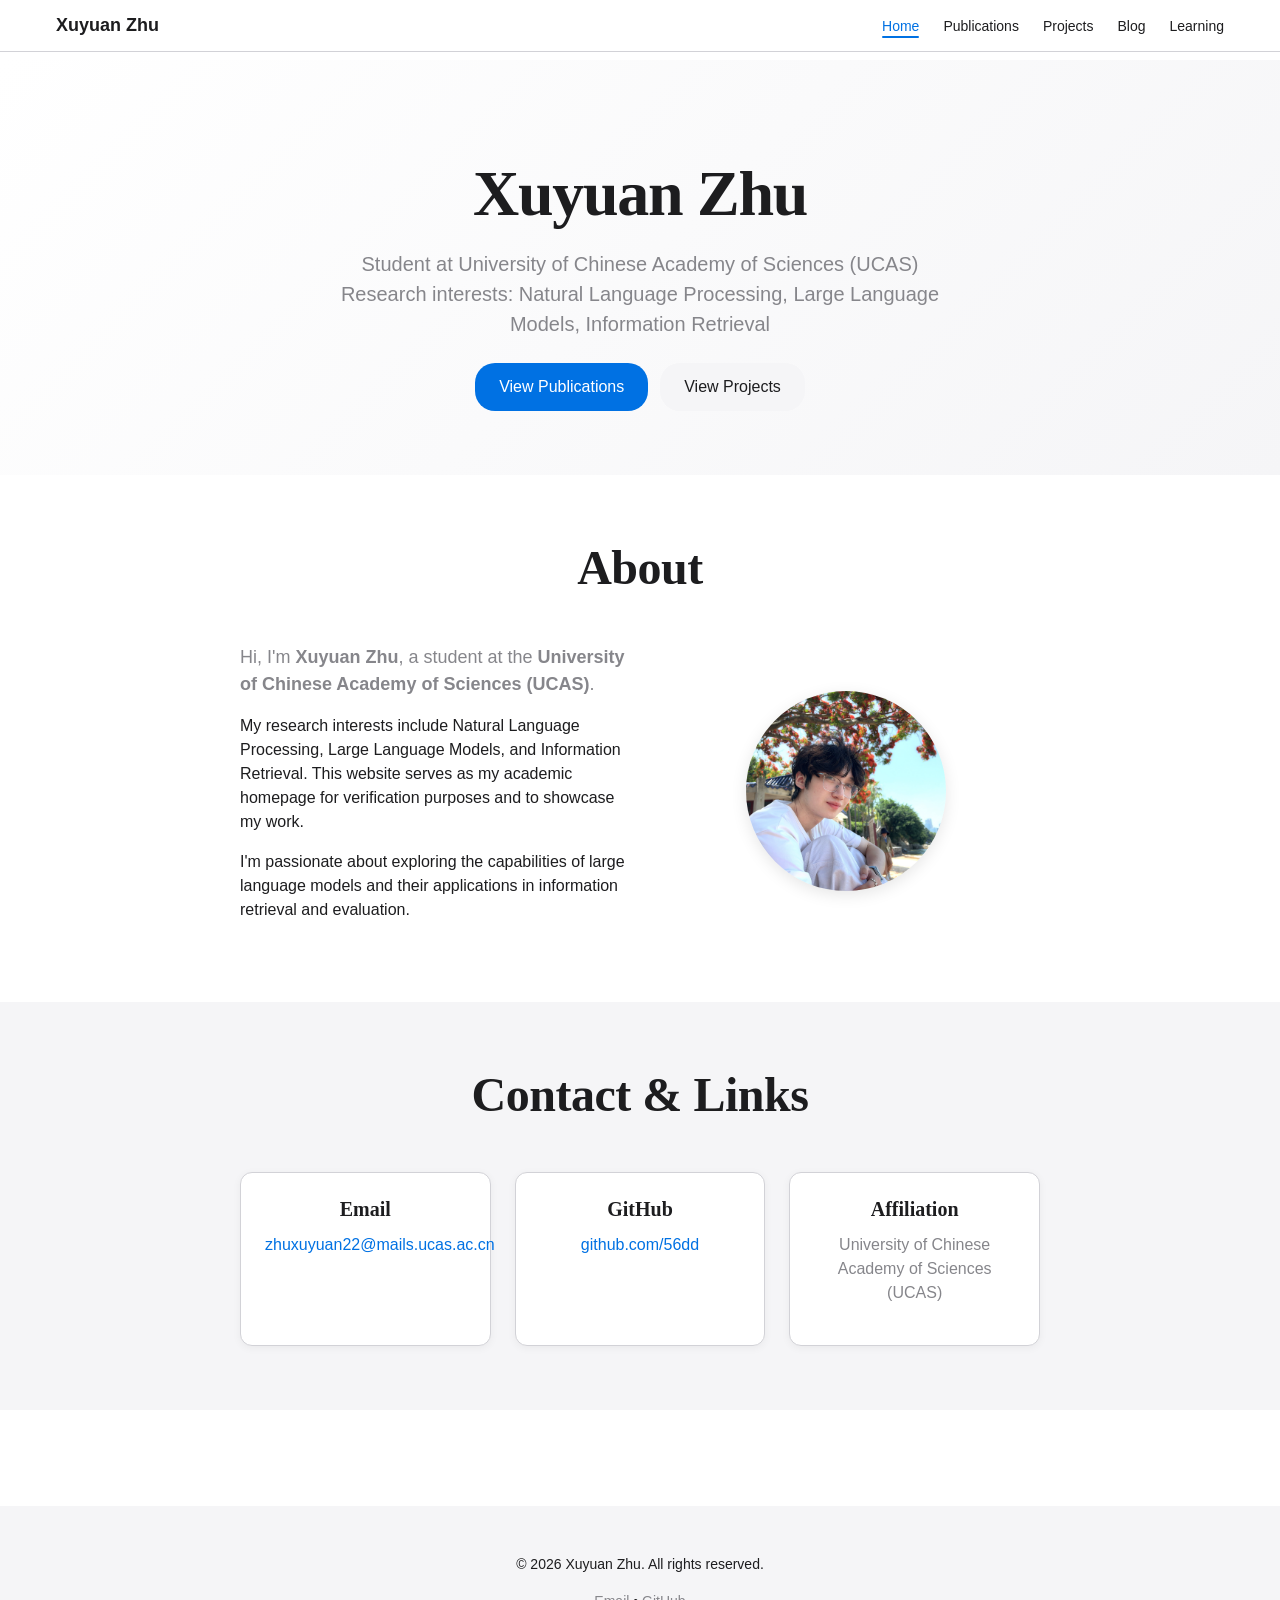
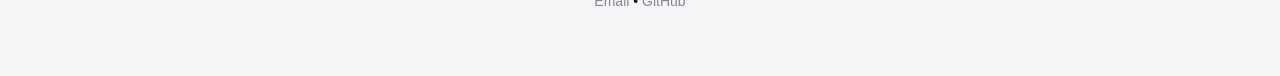
<file: index.html>
<!DOCTYPE html>
<html lang="en">
<head>
  <meta charset="utf-8" />
  <meta name="viewport" content="width=device-width, initial-scale=1" />
  <title>Xuyuan Zhu - Personal Website</title>
  <meta name="description" content="Personal website of Xuyuan Zhu - researcher in Natural Language Processing and Large Language Models" />

  <style>
    :root {
      /* Colors - Light theme (Apple style) */
      --color-primary: #1d1d1f;
      --color-secondary: #86868b;
      --color-accent: #0071e3;
      --color-background: #ffffff;
      --color-subtle: #f5f5f7;
      --color-border: #d2d2d7;

      /* Typography */
      --font-display: -apple-system, BlinkMacSystemFont, 'SF Pro Display', 'Segoe UI', Roboto, sans-serif;
      --font-heading: 'Tiempos Text', 'Crimson Pro', Georgia, serif;
      --font-body: -apple-system, BlinkMacSystemFont, 'SF Pro Text', 'Segoe UI', Roboto, sans-serif;

      /* Spacing */
      --space-xs: 4px;
      --space-sm: 8px;
      --space-md: 12px;
      --space-lg: 16px;
      --space-xl: 24px;
      --space-2xl: 32px;
      --space-3xl: 48px;
      --space-4xl: 64px;
      --space-5xl: 96px;

      /* Typography Scale */
      --text-xs: 12px;
      --text-sm: 14px;
      --text-base: 16px;
      --text-lg: 18px;
      --text-xl: 20px;
      --text-2xl: 24px;
      --text-3xl: 32px;
      --text-4xl: 48px;
      --text-5xl: 64px;

      /* Layout */
      --max-width: 1200px;
      --content-width: 800px;
      --section-padding: var(--space-4xl);

      /* Animations */
      --transition-fast: 200ms cubic-bezier(0.4, 0, 0.2, 1);
      --transition-medium: 300ms cubic-bezier(0.4, 0, 0.2, 1);
      --transition-slow: 500ms cubic-bezier(0.4, 0, 0.2, 1);
    }

    * {
      margin: 0;
      padding: 0;
      box-sizing: border-box;
    }

    html {
      font-size: var(--text-base);
      scroll-behavior: smooth;
    }

    body {
      font-family: var(--font-body);
      color: var(--color-primary);
      background-color: var(--color-background);
      line-height: 1.5;
      -webkit-font-smoothing: antialiased;
      -moz-osx-font-smoothing: grayscale;
      opacity: 0;
      animation: fadeInBody 0.8s ease-out forwards;
    }

    @keyframes fadeInBody {
      from { opacity: 0; }
      to { opacity: 1; }
    }

    h1, h2, h3, h4, h5, h6 {
      font-family: var(--font-heading);
      font-weight: 600;
      line-height: 1.2;
      margin-bottom: var(--space-lg);
    }

    h1 {
      font-size: var(--text-5xl);
      letter-spacing: -0.02em;
    }

    h2 {
      font-size: var(--text-4xl);
      letter-spacing: -0.01em;
    }

    h3 {
      font-size: var(--text-3xl);
    }

    p {
      margin-bottom: var(--space-lg);
      color: var(--color-primary);
    }

    a {
      color: var(--color-accent);
      text-decoration: none;
      transition: color var(--transition-fast);
    }

    a:hover {
      color: var(--color-primary);
      text-decoration: underline;
    }

    .container {
      max-width: var(--max-width);
      margin: 0 auto;
      padding: 0 var(--space-lg);
    }

    .content {
      max-width: var(--content-width);
      margin: 0 auto;
    }

    .section {
      padding: var(--section-padding) 0;
    }

    .grid {
      display: grid;
      gap: var(--space-xl);
    }

    .grid-2 {
      grid-template-columns: repeat(auto-fit, minmax(300px, 1fr));
    }

    .grid-3 {
      grid-template-columns: repeat(auto-fit, minmax(250px, 1fr));
    }

    .btn {
      display: inline-block;
      padding: var(--space-md) var(--space-xl);
      border-radius: 20px;
      font-weight: 500;
      text-decoration: none;
      transition: all var(--transition-fast);
      cursor: pointer;
      border: none;
      font-size: var(--text-base);
      transform: scale(1);
    }

    .btn:hover {
      transform: scale(1.02);
    }

    .btn:active {
      transform: scale(0.98);
    }

    .btn-primary {
      background-color: var(--color-accent);
      color: white;
    }

    .btn-primary:hover {
      background-color: #0077ed;
      color: white;
      text-decoration: none;
    }

    .btn-secondary {
      background-color: var(--color-subtle);
      color: var(--color-primary);
    }

    .btn-secondary:hover {
      background-color: #ebebf0;
      color: var(--color-primary);
      text-decoration: none;
    }

    .text-center {
      text-align: center;
    }

    .mb-xl {
      margin-bottom: var(--space-xl);
    }

    .mb-3xl {
      margin-bottom: var(--space-3xl);
    }

    /* Navigation */
    .navbar {
      position: fixed;
      top: 0;
      left: 0;
      right: 0;
      background: rgba(255, 255, 255, 0.8);
      backdrop-filter: blur(20px);
      border-bottom: 1px solid var(--color-border);
      z-index: 1000;
      transition: transform var(--transition-medium);
    }

    .navbar.hidden {
      transform: translateY(-100%);
    }

    .navbar__content {
      display: flex;
      justify-content: space-between;
      align-items: center;
      padding: var(--space-md) 0;
      max-width: var(--max-width);
      margin: 0 auto;
      padding-left: var(--space-lg);
      padding-right: var(--space-lg);
    }

    .navbar__brand {
      font-size: var(--text-lg);
      font-weight: 600;
      color: var(--color-primary);
      text-decoration: none;
      transition: opacity var(--transition-fast);
    }

    .navbar__brand:hover {
      opacity: 0.8;
    }

    .navbar__nav {
      display: flex;
      list-style: none;
      gap: var(--space-xl);
      margin: 0;
      padding: 0;
    }

    .navbar__link {
      color: var(--color-primary);
      text-decoration: none;
      font-weight: 500;
      transition: all var(--transition-fast);
      font-size: var(--text-sm);
      position: relative;
    }

    .navbar__link:hover {
      color: var(--color-accent);
    }

    .navbar__link.active {
      color: var(--color-accent);
    }

    .navbar__link.active::after {
      content: '';
      position: absolute;
      bottom: -4px;
      left: 0;
      right: 0;
      height: 2px;
      background: var(--color-accent);
      border-radius: 1px;
    }

    body {
      padding-top: 60px;
    }

    /* Hero */
    .hero {
      padding: var(--space-5xl) 0 var(--space-4xl);
      text-align: center;
      background: linear-gradient(135deg, var(--color-background) 0%, var(--color-subtle) 100%);
      opacity: 0;
      transform: translateY(20px);
      animation: fadeInUp 0.8s ease-out 0.2s forwards;
    }

    @keyframes fadeInUp {
      to {
        opacity: 1;
        transform: translateY(0);
      }
    }

    .hero__title {
      margin-bottom: var(--space-lg);
    }

    .hero__subtitle {
      font-size: var(--text-xl);
      color: var(--color-secondary);
      margin-bottom: var(--space-xl);
      max-width: 600px;
      margin-left: auto;
      margin-right: auto;
    }

    .hero__cta {
      display: flex;
      gap: var(--space-md);
      justify-content: center;
      margin-top: var(--space-xl);
    }

    /* Card */
    .card {
      background: var(--color-background);
      border-radius: 12px;
      padding: var(--space-xl);
      box-shadow: 0 2px 8px rgba(0, 0, 0, 0.05);
      transition: all var(--transition-medium);
      border: 1px solid var(--color-border);
      opacity: 0;
      transform: translateY(20px);
    }

    .card.visible {
      opacity: 1;
      transform: translateY(0);
    }

    .card:hover {
      transform: translateY(-4px) scale(1.01);
      box-shadow: 0 12px 32px rgba(0, 0, 0, 0.1);
    }

    .card__title {
      font-size: var(--text-xl);
      margin-bottom: var(--space-md);
    }

    .card__description {
      color: var(--color-secondary);
      margin-bottom: var(--space-lg);
    }

    /* Profile Photo */
    .profile-photo {
      width: 200px;
      height: 200px;
      background: var(--color-subtle);
      border-radius: 50%;
      margin: 0 auto;
      display: flex;
      align-items: center;
      justify-content: center;
      overflow: hidden;
      box-shadow: 0 4px 16px rgba(0, 0, 0, 0.1);
      transition: all var(--transition-medium);
    }

    .profile-photo:hover {
      transform: scale(1.05);
      box-shadow: 0 8px 24px rgba(0, 0, 0, 0.15);
    }

    .profile-photo__image {
      width: 100%;
      height: 100%;
      object-fit: cover;
    }

    /* Footer */
    .footer {
      background: var(--color-subtle);
      padding: var(--space-3xl) 0;
      margin-top: var(--space-5xl);
      text-align: center;
      opacity: 0;
      transform: translateY(20px);
      animation: fadeInUp 0.8s ease-out 0.6s forwards;
    }

    .footer__content {
      color: var(--color-secondary);
      font-size: var(--text-sm);
    }

    /* Responsive */
    @media (max-width: 768px) {
      :root {
        --section-padding: var(--space-2xl);
        --text-5xl: 48px;
        --text-4xl: 36px;
        --text-3xl: 28px;
      }

      .container {
        padding: 0 var(--space-md);
      }

      .hero__cta {
        flex-direction: column;
        align-items: center;
      }

      .navbar__nav {
        gap: var(--space-lg);
      }
    }

    /* Scroll animations */
    .fade-in-on-scroll {
      opacity: 0;
      transform: translateY(30px);
      transition: all var(--transition-medium);
    }

    .fade-in-on-scroll.visible {
      opacity: 1;
      transform: translateY(0);
    }
  </style>
  </style>
</head>
<body>
  <!-- Navigation -->
  <nav class="navbar">
    <div class="navbar__content">
      <a href="index.html" class="navbar__brand">Xuyuan Zhu</a>
      <ul class="navbar__nav">
        <li><a href="index.html" class="navbar__link active">Home</a></li>
        <li><a href="publications.html" class="navbar__link">Publications</a></li>
        <li><a href="projects.html" class="navbar__link">Projects</a></li>
        <li><a href="blog.html" class="navbar__link">Blog</a></li>
        <li><a href="learning.html" class="navbar__link">Learning</a></li>
      </ul>
    </div>
  </nav>

  <!-- Hero Section -->
  <section class="hero">
    <div class="container">
      <div class="content">
        <h1 class="hero__title">Xuyuan Zhu</h1>
        <p class="hero__subtitle">
          Student at University of Chinese Academy of Sciences (UCAS)<br>
          Research interests: Natural Language Processing, Large Language Models, Information Retrieval
        </p>
        <div class="hero__cta">
          <a href="publications.html" class="btn btn-primary">View Publications</a>
          <a href="projects.html" class="btn btn-secondary">View Projects</a>
        </div>
      </div>
    </div>
  </section>

  <!-- About Section -->
  <section class="section">
    <div class="container">
      <div class="content">
        <h2 class="text-center mb-3xl">About</h2>
        <div class="grid grid-2" style="align-items: center;">
          <div>
            <p style="font-size: var(--text-lg); color: var(--color-secondary); margin-bottom: var(--space-lg);">
              Hi, I'm <strong>Xuyuan Zhu</strong>, a student at the <strong>University of Chinese Academy of Sciences (UCAS)</strong>.
            </p>
            <p>
              My research interests include Natural Language Processing, Large Language Models, and Information Retrieval.
              This website serves as my academic homepage for verification purposes and to showcase my work.
            </p>
            <p>
              I'm passionate about exploring the capabilities of large language models and their applications in
              information retrieval and evaluation.
            </p>
          </div>
          <div class="text-center">
            <div class="profile-photo">
              <img src="myphotos/photo1.jpg" alt="Xuyuan Zhu" class="profile-photo__image">
            </div>
          </div>
        </div>
      </div>
    </div>
  </section>

  <!-- Contact Section -->
  <section class="section" style="background: var(--color-subtle);">
    <div class="container">
      <div class="content">
        <h2 class="text-center mb-3xl">Contact & Links</h2>
        <div class="grid grid-3">
          <div class="card text-center">
            <h3 class="card__title">Email</h3>
            <p class="card__description">
              <a href="mailto:zhuxuyuan22@mails.ucas.ac.cn">zhuxuyuan22@mails.ucas.ac.cn</a>
            </p>
          </div>
          <div class="card text-center">
            <h3 class="card__title">GitHub</h3>
            <p class="card__description">
              <a href="https://github.com/56dd" target="_blank" rel="noopener noreferrer">github.com/56dd</a>
            </p>
          </div>
          <div class="card text-center">
            <h3 class="card__title">Affiliation</h3>
            <p class="card__description">
              University of Chinese Academy of Sciences (UCAS)
            </p>
          </div>
        </div>
      </div>
    </div>
  </section>

  <!-- Footer -->
  <footer class="footer">
    <div class="container">
      <div class="footer__content">
        <p>&copy; 2024 Xuyuan Zhu. All rights reserved.</p>
        <p style="margin-top: var(--space-md);">
          <a href="mailto:zhuxuyuan22@mails.ucas.ac.cn" style="color: var(--color-secondary);">Email</a> •
          <a href="https://github.com/56dd" target="_blank" rel="noopener noreferrer" style="color: var(--color-secondary);">GitHub</a>
        </p>
      </div>
    </div>
  </footer>

  <script>
    // Smooth scrolling for anchor links
    document.querySelectorAll('a[href^="#"]').forEach(anchor => {
      anchor.addEventListener('click', function (e) {
        e.preventDefault();
        const target = document.querySelector(this.getAttribute('href'));
        if (target) {
          target.scrollIntoView({
            behavior: 'smooth',
            block: 'start'
          });
        }
      });
    });

    // Navbar smart hide/show on scroll
    let lastScrollTop = 0;
    const navbar = document.querySelector('.navbar');
    let scrollTimeout;

    window.addEventListener('scroll', () => {
      const scrollTop = window.pageYOffset || document.documentElement.scrollTop;

      clearTimeout(scrollTimeout);

      if (scrollTop > lastScrollTop && scrollTop > 100) {
        // Scrolling down
        navbar.classList.add('hidden');
      } else {
        // Scrolling up
        navbar.classList.remove('hidden');
      }

      lastScrollTop = scrollTop;
    });

    // Fade in elements on scroll
    const observerOptions = {
      threshold: 0.1,
      rootMargin: '0px 0px -50px 0px'
    };

    const observer = new IntersectionObserver((entries) => {
      entries.forEach(entry => {
        if (entry.isIntersecting) {
          entry.target.classList.add('visible');
        }
      });
    }, observerOptions);

    // Observe all cards and sections for fade-in effect
    document.querySelectorAll('.card, .section').forEach(el => {
      el.classList.add('fade-in-on-scroll');
      observer.observe(el);
    });

    // Add staggered animation to cards
    const cards = document.querySelectorAll('.card');
    cards.forEach((card, index) => {
      card.style.transitionDelay = `${index * 0.1}s`;
    });

    // Dynamic year in footer
    const currentYear = new Date().getFullYear();
    const footer = document.querySelector('.footer__content p');
    if (footer && footer.textContent.includes('2024')) {
      footer.innerHTML = footer.innerHTML.replace('2024', currentYear);
    }

    // Add subtle parallax effect to hero section
    let ticking = false;
    function updateParallax() {
      const scrolled = window.pageYOffset;
      const hero = document.querySelector('.hero');
      if (hero) {
        const rate = scrolled * -0.3;
        hero.style.transform = `translateY(${rate}px)`;
      }
      ticking = false;
    }

    function requestTick() {
      if (!ticking) {
        requestAnimationFrame(updateParallax);
        ticking = true;
      }
    }

    window.addEventListener('scroll', requestTick);
  </script>
</body>
</html>
</file>
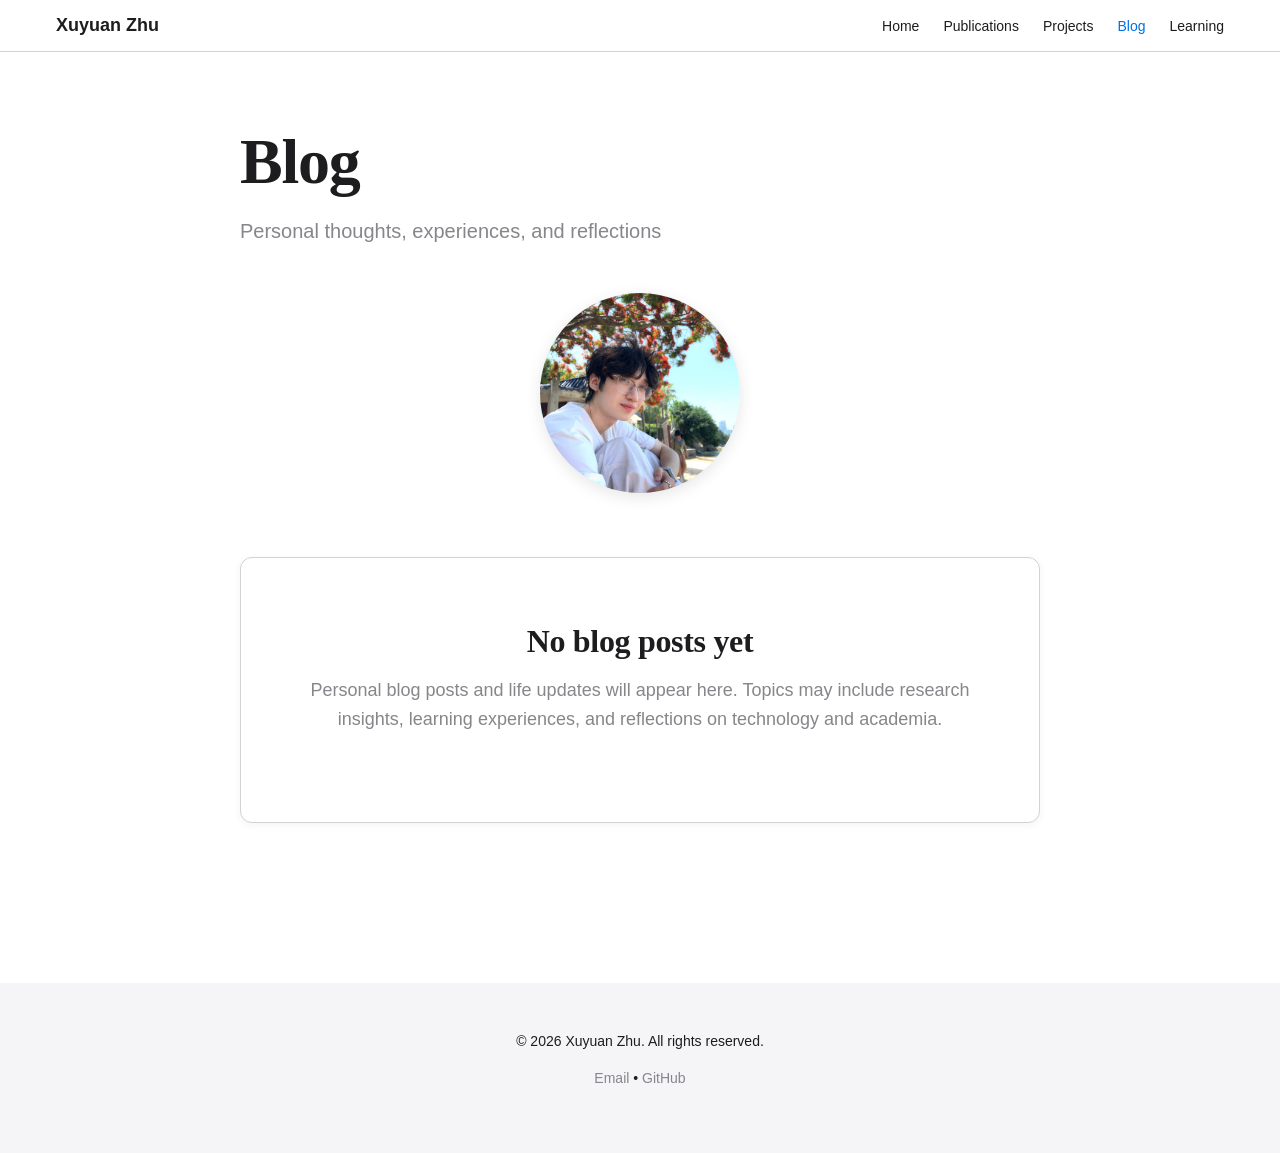
<file: blog.html>
<!DOCTYPE html>
<html lang="en">
<head>
  <meta charset="utf-8" />
  <meta name="viewport" content="width=device-width, initial-scale=1" />
  <title>Blog - Xuyuan Zhu</title>
  <meta name="description" content="Personal blog and thoughts by Xuyuan Zhu" />

  <style>
    :root {
      --color-primary: #1d1d1f;
      --color-secondary: #86868b;
      --color-accent: #0071e3;
      --color-background: #ffffff;
      --color-subtle: #f5f5f7;
      --color-border: #d2d2d7;

      --font-display: -apple-system, BlinkMacSystemFont, 'SF Pro Display', 'Segoe UI', Roboto, sans-serif;
      --font-heading: 'Tiempos Text', 'Crimson Pro', Georgia, serif;
      --font-body: -apple-system, BlinkMacSystemFont, 'SF Pro Text', 'Segoe UI', Roboto, sans-serif;

      --space-xs: 4px;
      --space-sm: 8px;
      --space-md: 12px;
      --space-lg: 16px;
      --space-xl: 24px;
      --space-2xl: 32px;
      --space-3xl: 48px;
      --space-4xl: 64px;
      --space-5xl: 96px;

      --text-xs: 12px;
      --text-sm: 14px;
      --text-base: 16px;
      --text-lg: 18px;
      --text-xl: 20px;
      --text-2xl: 24px;
      --text-3xl: 32px;
      --text-4xl: 48px;
      --text-5xl: 64px;

      --max-width: 1200px;
      --content-width: 800px;
      --section-padding: var(--space-4xl);
    }

    * {
      margin: 0;
      padding: 0;
      box-sizing: border-box;
    }

    html {
      font-size: var(--text-base);
      scroll-behavior: smooth;
    }

    body {
      font-family: var(--font-body);
      color: var(--color-primary);
      background-color: var(--color-background);
      line-height: 1.5;
      -webkit-font-smoothing: antialiased;
      -moz-osx-font-smoothing: grayscale;
    }

    h1, h2, h3, h4, h5, h6 {
      font-family: var(--font-heading);
      font-weight: 600;
      line-height: 1.2;
      margin-bottom: var(--space-lg);
    }

    h1 {
      font-size: var(--text-5xl);
      letter-spacing: -0.02em;
    }

    h2 {
      font-size: var(--text-4xl);
      letter-spacing: -0.01em;
    }

    h3 {
      font-size: var(--text-3xl);
    }

    p {
      margin-bottom: var(--space-lg);
      color: var(--color-primary);
    }

    a {
      color: var(--color-accent);
      text-decoration: none;
      transition: color 0.2s ease;
    }

    a:hover {
      color: var(--color-primary);
      text-decoration: underline;
    }

    .container {
      max-width: var(--max-width);
      margin: 0 auto;
      padding: 0 var(--space-lg);
    }

    .content {
      max-width: var(--content-width);
      margin: 0 auto;
    }

    .section {
      padding: var(--section-padding) 0;
    }

    .navbar {
      position: fixed;
      top: 0;
      left: 0;
      right: 0;
      background: rgba(255, 255, 255, 0.8);
      backdrop-filter: blur(20px);
      border-bottom: 1px solid var(--color-border);
      z-index: 1000;
      transition: all 0.3s ease;
    }

    .navbar__content {
      display: flex;
      justify-content: space-between;
      align-items: center;
      padding: var(--space-md) 0;
      max-width: var(--max-width);
      margin: 0 auto;
      padding-left: var(--space-lg);
      padding-right: var(--space-lg);
    }

    .navbar__brand {
      font-size: var(--text-lg);
      font-weight: 600;
      color: var(--color-primary);
      text-decoration: none;
    }

    .navbar__nav {
      display: flex;
      list-style: none;
      gap: var(--space-xl);
      margin: 0;
      padding: 0;
    }

    .navbar__link {
      color: var(--color-primary);
      text-decoration: none;
      font-weight: 500;
      transition: color 0.2s ease;
      font-size: var(--text-sm);
    }

    .navbar__link:hover {
      color: var(--color-accent);
    }

    .navbar__link.active {
      color: var(--color-accent);
    }

    body {
      padding-top: 60px;
    }

    .page-title {
      font-size: var(--text-5xl);
      margin-bottom: var(--space-lg);
      font-weight: 600;
      letter-spacing: -0.02em;
    }

    .page-subtitle {
      font-size: var(--text-xl);
      color: var(--color-secondary);
      margin-bottom: var(--space-3xl);
      line-height: 1.4;
    }

    .empty-state {
      background: var(--color-background);
      border: 1px solid var(--color-border);
      border-radius: 12px;
      padding: var(--space-4xl);
      text-align: center;
      box-shadow: 0 2px 8px rgba(0, 0, 0, 0.05);
    }

    .empty-state h2 {
      font-size: var(--text-3xl);
      margin-bottom: var(--space-lg);
      font-weight: 600;
    }

    .empty-state p {
      color: var(--color-secondary);
      margin-bottom: var(--space-xl);
      font-size: var(--text-lg);
      line-height: 1.6;
    }

    /* Blog Header with Profile Photo */
    .blog-header {
      text-align: center;
      margin-bottom: var(--space-4xl);
    }

    .profile-photo {
      width: 200px;
      height: 200px;
      background: var(--color-subtle);
      border-radius: 50%;
      margin: 0 auto;
      display: flex;
      align-items: center;
      justify-content: center;
      overflow: hidden;
      box-shadow: 0 4px 16px rgba(0, 0, 0, 0.1);
      transition: all var(--transition-medium);
    }

    .profile-photo:hover {
      transform: scale(1.05);
      box-shadow: 0 8px 24px rgba(0, 0, 0, 0.15);
    }

    .profile-photo__image {
      width: 100%;
      height: 100%;
      object-fit: cover;
    }

    .footer {
      background: var(--color-subtle);
      padding: var(--space-3xl) 0;
      margin-top: var(--space-5xl);
      text-align: center;
    }

    .footer__content {
      color: var(--color-secondary);
      font-size: var(--text-sm);
    }

    @media (max-width: 768px) {
      :root {
        --section-padding: var(--space-2xl);
        --text-5xl: 48px;
        --text-4xl: 36px;
        --text-3xl: 28px;
      }

      .navbar__nav {
        gap: var(--space-lg);
      }
    }
  </style>
</head>
<body>
  <!-- Navigation -->
  <nav class="navbar">
    <div class="navbar__content">
      <a href="index.html" class="navbar__brand">Xuyuan Zhu</a>
      <ul class="navbar__nav">
        <li><a href="index.html" class="navbar__link">Home</a></li>
        <li><a href="publications.html" class="navbar__link">Publications</a></li>
        <li><a href="projects.html" class="navbar__link">Projects</a></li>
        <li><a href="blog.html" class="navbar__link active">Blog</a></li>
        <li><a href="learning.html" class="navbar__link">Learning</a></li>
      </ul>
    </div>
  </nav>

  <div class="section">
    <div class="container">
      <div class="content">
        <h1 class="page-title">Blog</h1>
        <p class="page-subtitle">Personal thoughts, experiences, and reflections</p>

        <!-- Personal Photo Section -->
        <div class="blog-header">
          <div class="profile-photo">
            <img src="myphotos/photo1.jpg" alt="Xuyuan Zhu" class="profile-photo__image">
          </div>
        </div>

        <div class="empty-state">
          <h2>No blog posts yet</h2>
          <p>Personal blog posts and life updates will appear here. Topics may include research insights, learning experiences, and reflections on technology and academia.</p>
        </div>
      </div>
    </div>
  </div>

  <footer class="footer">
    <div class="container">
      <div class="footer__content">
        <p>&copy; 2024 Xuyuan Zhu. All rights reserved.</p>
        <p style="margin-top: var(--space-md);">
          <a href="mailto:zhuxuyuan22@mails.ucas.ac.cn" style="color: var(--color-secondary);">Email</a> •
          <a href="https://github.com/56dd" target="_blank" rel="noopener noreferrer" style="color: var(--color-secondary);">GitHub</a>
        </p>
      </div>
    </div>
    </footer>

  <script src="js/main.js"></script>
</body>
</html>
</file>
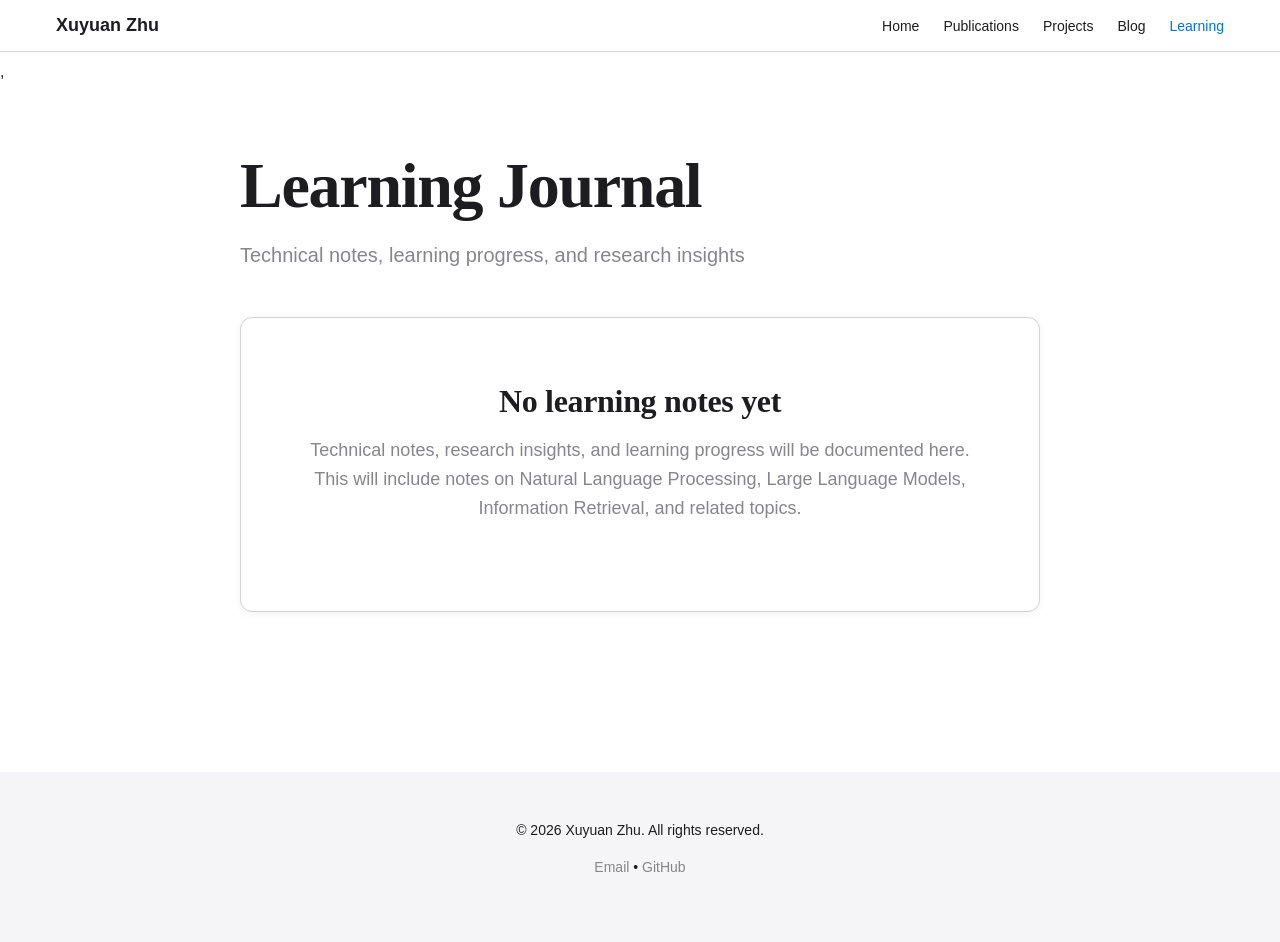
<file: learning.html>
,
<!DOCTYPE html>
<html lang="en">
<head>
  <meta charset="utf-8" />
  <meta name="viewport" content="width=device-width, initial-scale=1" />
  <title>Learning Journal - Xuyuan Zhu</title>
  <meta name="description" content="Learning journal and technical notes by Xuyuan Zhu" />

  <style>
    :root {
      --color-primary: #1d1d1f;
      --color-secondary: #86868b;
      --color-accent: #0071e3;
      --color-background: #ffffff;
      --color-subtle: #f5f5f7;
      --color-border: #d2d2d7;

      --font-display: -apple-system, BlinkMacSystemFont, 'SF Pro Display', 'Segoe UI', Roboto, sans-serif;
      --font-heading: 'Tiempos Text', 'Crimson Pro', Georgia, serif;
      --font-body: -apple-system, BlinkMacSystemFont, 'SF Pro Text', 'Segoe UI', Roboto, sans-serif;

      --space-xs: 4px;
      --space-sm: 8px;
      --space-md: 12px;
      --space-lg: 16px;
      --space-xl: 24px;
      --space-2xl: 32px;
      --space-3xl: 48px;
      --space-4xl: 64px;
      --space-5xl: 96px;

      --text-xs: 12px;
      --text-sm: 14px;
      --text-base: 16px;
      --text-lg: 18px;
      --text-xl: 20px;
      --text-2xl: 24px;
      --text-3xl: 32px;
      --text-4xl: 48px;
      --text-5xl: 64px;

      --max-width: 1200px;
      --content-width: 800px;
      --section-padding: var(--space-4xl);
    }

    * {
      margin: 0;
      padding: 0;
      box-sizing: border-box;
    }

    html {
      font-size: var(--text-base);
      scroll-behavior: smooth;
    }

    body {
      font-family: var(--font-body);
      color: var(--color-primary);
      background-color: var(--color-background);
      line-height: 1.5;
      -webkit-font-smoothing: antialiased;
      -moz-osx-font-smoothing: grayscale;
    }

    h1, h2, h3, h4, h5, h6 {
      font-family: var(--font-heading);
      font-weight: 600;
      line-height: 1.2;
      margin-bottom: var(--space-lg);
    }

    h1 {
      font-size: var(--text-5xl);
      letter-spacing: -0.02em;
    }

    h2 {
      font-size: var(--text-4xl);
      letter-spacing: -0.01em;
    }

    h3 {
      font-size: var(--text-3xl);
    }

    p {
      margin-bottom: var(--space-lg);
      color: var(--color-primary);
    }

    a {
      color: var(--color-accent);
      text-decoration: none;
      transition: color 0.2s ease;
    }

    a:hover {
      color: var(--color-primary);
      text-decoration: underline;
    }

    .container {
      max-width: var(--max-width);
      margin: 0 auto;
      padding: 0 var(--space-lg);
    }

    .content {
      max-width: var(--content-width);
      margin: 0 auto;
    }

    .section {
      padding: var(--section-padding) 0;
    }

    .navbar {
      position: fixed;
      top: 0;
      left: 0;
      right: 0;
      background: rgba(255, 255, 255, 0.8);
      backdrop-filter: blur(20px);
      border-bottom: 1px solid var(--color-border);
      z-index: 1000;
      transition: all 0.3s ease;
    }

    .navbar__content {
      display: flex;
      justify-content: space-between;
      align-items: center;
      padding: var(--space-md) 0;
      max-width: var(--max-width);
      margin: 0 auto;
      padding-left: var(--space-lg);
      padding-right: var(--space-lg);
    }

    .navbar__brand {
      font-size: var(--text-lg);
      font-weight: 600;
      color: var(--color-primary);
      text-decoration: none;
    }

    .navbar__nav {
      display: flex;
      list-style: none;
      gap: var(--space-xl);
      margin: 0;
      padding: 0;
    }

    .navbar__link {
      color: var(--color-primary);
      text-decoration: none;
      font-weight: 500;
      transition: color 0.2s ease;
      font-size: var(--text-sm);
    }

    .navbar__link:hover {
      color: var(--color-accent);
    }

    .navbar__link.active {
      color: var(--color-accent);
    }

    body {
      padding-top: 60px;
    }

    .page-title {
      font-size: var(--text-5xl);
      margin-bottom: var(--space-lg);
      font-weight: 600;
      letter-spacing: -0.02em;
    }

    .page-subtitle {
      font-size: var(--text-xl);
      color: var(--color-secondary);
      margin-bottom: var(--space-3xl);
      line-height: 1.4;
    }

    .empty-state {
      background: var(--color-background);
      border: 1px solid var(--color-border);
      border-radius: 12px;
      padding: var(--space-4xl);
      text-align: center;
      box-shadow: 0 2px 8px rgba(0, 0, 0, 0.05);
    }

    .empty-state h2 {
      font-size: var(--text-3xl);
      margin-bottom: var(--space-lg);
      font-weight: 600;
    }

    .empty-state p {
      color: var(--color-secondary);
      margin-bottom: var(--space-xl);
      font-size: var(--text-lg);
      line-height: 1.6;
    }

    .footer {
      background: var(--color-subtle);
      padding: var(--space-3xl) 0;
      margin-top: var(--space-5xl);
      text-align: center;
    }

    .footer__content {
      color: var(--color-secondary);
      font-size: var(--text-sm);
    }

    @media (max-width: 768px) {
      :root {
        --section-padding: var(--space-2xl);
        --text-5xl: 48px;
        --text-4xl: 36px;
        --text-3xl: 28px;
      }

      .navbar__nav {
        gap: var(--space-lg);
      }
    }
  </style>
</head>
<body>
  <!-- Navigation -->
  <nav class="navbar">
    <div class="navbar__content">
      <a href="index.html" class="navbar__brand">Xuyuan Zhu</a>
      <ul class="navbar__nav">
        <li><a href="index.html" class="navbar__link">Home</a></li>
        <li><a href="publications.html" class="navbar__link">Publications</a></li>
        <li><a href="projects.html" class="navbar__link">Projects</a></li>
        <li><a href="blog.html" class="navbar__link">Blog</a></li>
        <li><a href="learning.html" class="navbar__link active">Learning</a></li>
      </ul>
    </div>
  </nav>

  <div class="section">
    <div class="container">
      <div class="content">
        <h1 class="page-title">Learning Journal</h1>
        <p class="page-subtitle">Technical notes, learning progress, and research insights</p>

        <div class="empty-state">
          <h2>No learning notes yet</h2>
          <p>Technical notes, research insights, and learning progress will be documented here. This will include notes on Natural Language Processing, Large Language Models, Information Retrieval, and related topics.</p>
        </div>
      </div>
    </div>
  </div>

  <footer class="footer">
    <div class="container">
      <div class="footer__content">
        <p>&copy; 2024 Xuyuan Zhu. All rights reserved.</p>
        <p style="margin-top: var(--space-md);">
          <a href="mailto:zhuxuyuan22@mails.ucas.ac.cn" style="color: var(--color-secondary);">Email</a> •
          <a href="https://github.com/56dd" target="_blank" rel="noopener noreferrer" style="color: var(--color-secondary);">GitHub</a>
        </p>
      </div>
    </div>
    </footer>

  <script src="js/main.js"></script>
</body>
</html>
</file>
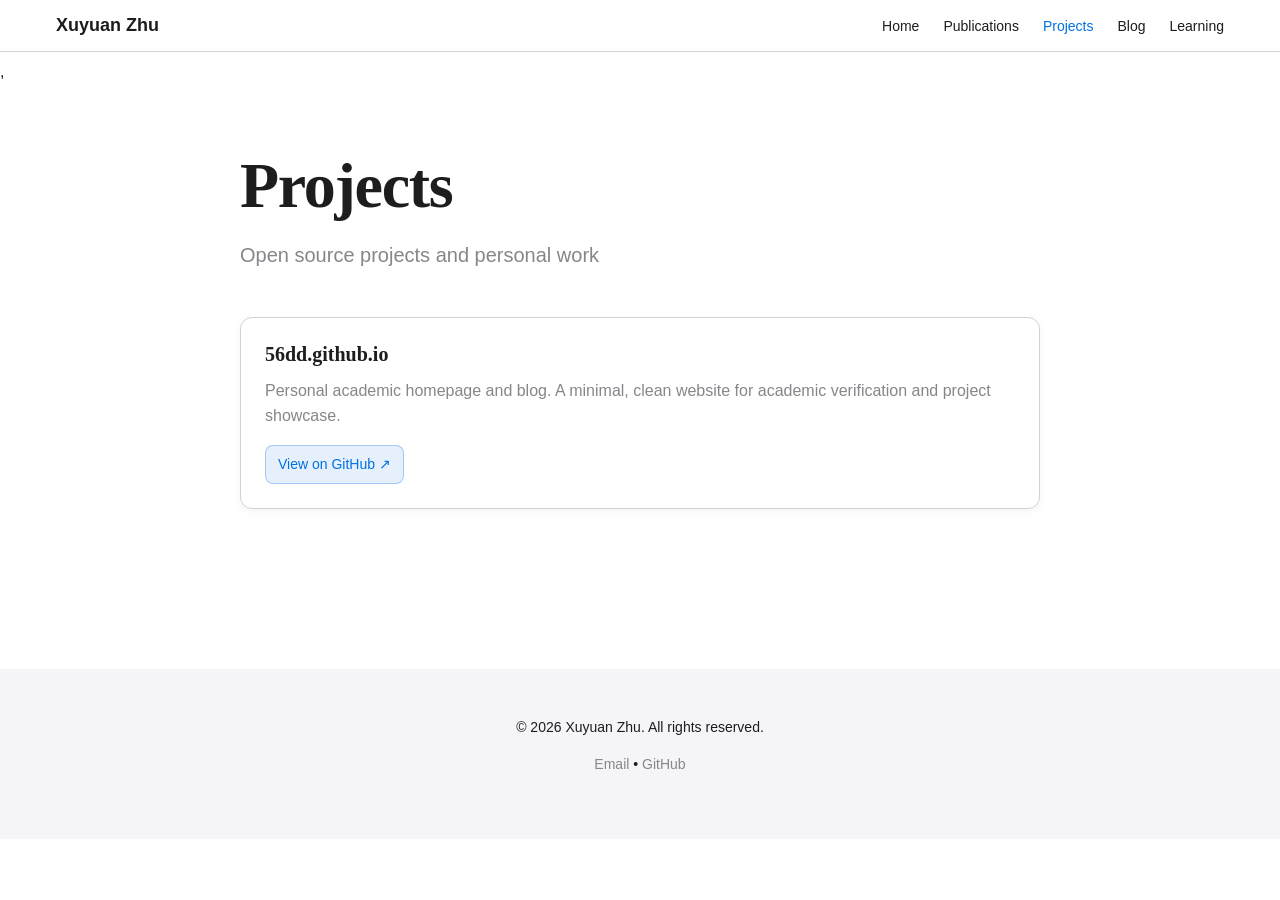
<file: projects.html>
,
<!DOCTYPE html>
<html lang="en">
<head>
  <meta charset="utf-8" />
  <meta name="viewport" content="width=device-width, initial-scale=1" />
  <title>Projects - Xuyuan Zhu</title>
  <meta name="description" content="Projects by Xuyuan Zhu" />

  <style>
    :root {
      --color-primary: #1d1d1f;
      --color-secondary: #86868b;
      --color-accent: #0071e3;
      --color-background: #ffffff;
      --color-subtle: #f5f5f7;
      --color-border: #d2d2d7;

      --font-display: -apple-system, BlinkMacSystemFont, 'SF Pro Display', 'Segoe UI', Roboto, sans-serif;
      --font-heading: 'Tiempos Text', 'Crimson Pro', Georgia, serif;
      --font-body: -apple-system, BlinkMacSystemFont, 'SF Pro Text', 'Segoe UI', Roboto, sans-serif;

      --space-xs: 4px;
      --space-sm: 8px;
      --space-md: 12px;
      --space-lg: 16px;
      --space-xl: 24px;
      --space-2xl: 32px;
      --space-3xl: 48px;
      --space-4xl: 64px;
      --space-5xl: 96px;

      --text-xs: 12px;
      --text-sm: 14px;
      --text-base: 16px;
      --text-lg: 18px;
      --text-xl: 20px;
      --text-2xl: 24px;
      --text-3xl: 32px;
      --text-4xl: 48px;
      --text-5xl: 64px;

      --max-width: 1200px;
      --content-width: 800px;
      --section-padding: var(--space-4xl);
    }

    * {
      margin: 0;
      padding: 0;
      box-sizing: border-box;
    }

    html {
      font-size: var(--text-base);
      scroll-behavior: smooth;
    }

    body {
      font-family: var(--font-body);
      color: var(--color-primary);
      background-color: var(--color-background);
      line-height: 1.5;
      -webkit-font-smoothing: antialiased;
      -moz-osx-font-smoothing: grayscale;
    }

    h1, h2, h3, h4, h5, h6 {
      font-family: var(--font-heading);
      font-weight: 600;
      line-height: 1.2;
      margin-bottom: var(--space-lg);
    }

    h1 {
      font-size: var(--text-5xl);
      letter-spacing: -0.02em;
    }

    h2 {
      font-size: var(--text-4xl);
      letter-spacing: -0.01em;
    }

    h3 {
      font-size: var(--text-3xl);
    }

    p {
      margin-bottom: var(--space-lg);
      color: var(--color-primary);
    }

    a {
      color: var(--color-accent);
      text-decoration: none;
      transition: color 0.2s ease;
    }

    a:hover {
      color: var(--color-primary);
      text-decoration: underline;
    }

    .container {
      max-width: var(--max-width);
      margin: 0 auto;
      padding: 0 var(--space-lg);
    }

    .content {
      max-width: var(--content-width);
      margin: 0 auto;
    }

    .section {
      padding: var(--section-padding) 0;
    }

    .navbar {
      position: fixed;
      top: 0;
      left: 0;
      right: 0;
      background: rgba(255, 255, 255, 0.8);
      backdrop-filter: blur(20px);
      border-bottom: 1px solid var(--color-border);
      z-index: 1000;
      transition: all 0.3s ease;
    }

    .navbar__content {
      display: flex;
      justify-content: space-between;
      align-items: center;
      padding: var(--space-md) 0;
      max-width: var(--max-width);
      margin: 0 auto;
      padding-left: var(--space-lg);
      padding-right: var(--space-lg);
    }

    .navbar__brand {
      font-size: var(--text-lg);
      font-weight: 600;
      color: var(--color-primary);
      text-decoration: none;
    }

    .navbar__nav {
      display: flex;
      list-style: none;
      gap: var(--space-xl);
      margin: 0;
      padding: 0;
    }

    .navbar__link {
      color: var(--color-primary);
      text-decoration: none;
      font-weight: 500;
      transition: color 0.2s ease;
      font-size: var(--text-sm);
    }

    .navbar__link:hover {
      color: var(--color-accent);
    }

    .navbar__link.active {
      color: var(--color-accent);
    }

    body {
      padding-top: 60px;
    }

    .page-title {
      font-size: var(--text-5xl);
      margin-bottom: var(--space-lg);
      font-weight: 600;
      letter-spacing: -0.02em;
    }

    .page-subtitle {
      font-size: var(--text-xl);
      color: var(--color-secondary);
      margin-bottom: var(--space-3xl);
      line-height: 1.4;
    }

    .project-grid {
      display: grid;
      grid-template-columns: repeat(auto-fit, minmax(300px, 1fr));
      gap: var(--space-xl);
      margin-top: var(--space-3xl);
    }

    .project-card {
      background: var(--color-background);
      border: 1px solid var(--color-border);
      border-radius: 12px;
      padding: var(--space-xl);
      box-shadow: 0 2px 8px rgba(0, 0, 0, 0.05);
      transition: all 0.3s ease;
    }

    .project-card:hover {
      transform: translateY(-4px);
      box-shadow: 0 8px 24px rgba(0, 0, 0, 0.1);
    }

    .project-title {
      font-size: var(--text-xl);
      margin-bottom: var(--space-md);
      font-weight: 600;
    }

    .project-description {
      color: var(--color-secondary);
      margin-bottom: var(--space-lg);
      line-height: 1.6;
    }

    .project-link {
      display: inline-flex;
      align-items: center;
      gap: var(--space-sm);
      padding: var(--space-sm) var(--space-md);
      background: rgba(0, 113, 227, 0.1);
      border: 1px solid rgba(0, 113, 227, 0.3);
      border-radius: 8px;
      font-size: var(--text-sm);
      color: var(--color-accent);
      transition: all 0.2s ease;
    }

    .project-link:hover {
      background: rgba(0, 113, 227, 0.2);
      text-decoration: none;
    }

    .footer {
      background: var(--color-subtle);
      padding: var(--space-3xl) 0;
      margin-top: var(--space-5xl);
      text-align: center;
    }

    .footer__content {
      color: var(--color-secondary);
      font-size: var(--text-sm);
    }

    @media (max-width: 768px) {
      :root {
        --section-padding: var(--space-2xl);
        --text-5xl: 48px;
        --text-4xl: 36px;
        --text-3xl: 28px;
      }

      .navbar__nav {
        gap: var(--space-lg);
      }
    }
  </style>
</head>
<body>
  <!-- Navigation -->
  <nav class="navbar">
    <div class="navbar__content">
      <a href="index.html" class="navbar__brand">Xuyuan Zhu</a>
      <ul class="navbar__nav">
        <li><a href="index.html" class="navbar__link">Home</a></li>
        <li><a href="publications.html" class="navbar__link">Publications</a></li>
        <li><a href="projects.html" class="navbar__link active">Projects</a></li>
        <li><a href="blog.html" class="navbar__link">Blog</a></li>
        <li><a href="learning.html" class="navbar__link">Learning</a></li>
      </ul>
    </div>
  </nav>

  <div class="section">
    <div class="container">
      <div class="content">
        <h1 class="page-title">Projects</h1>
        <p class="page-subtitle">Open source projects and personal work</p>

        <div class="project-grid">
          <div class="project-card">
            <h3 class="project-title">56dd.github.io</h3>
            <p class="project-description">
              Personal academic homepage and blog. A minimal, clean website for academic verification and project showcase.
            </p>
            <a href="https://github.com/56dd/56dd.github.io" class="project-link" target="_blank" rel="noopener noreferrer">
              View on GitHub ↗
            </a>
          </div>
        </div>
      </div>
    </div>
  </div>

  <footer class="footer">
    <div class="container">
      <div class="footer__content">
        <p>&copy; 2024 Xuyuan Zhu. All rights reserved.</p>
        <p style="margin-top: var(--space-md);">
          <a href="mailto:zhuxuyuan22@mails.ucas.ac.cn" style="color: var(--color-secondary);">Email</a> •
          <a href="https://github.com/56dd" target="_blank" rel="noopener noreferrer" style="color: var(--color-secondary);">GitHub</a>
        </p>
      </div>
    </div>
  </footer>

  <script src="js/main.js"></script>
</body>
</html>
</file>
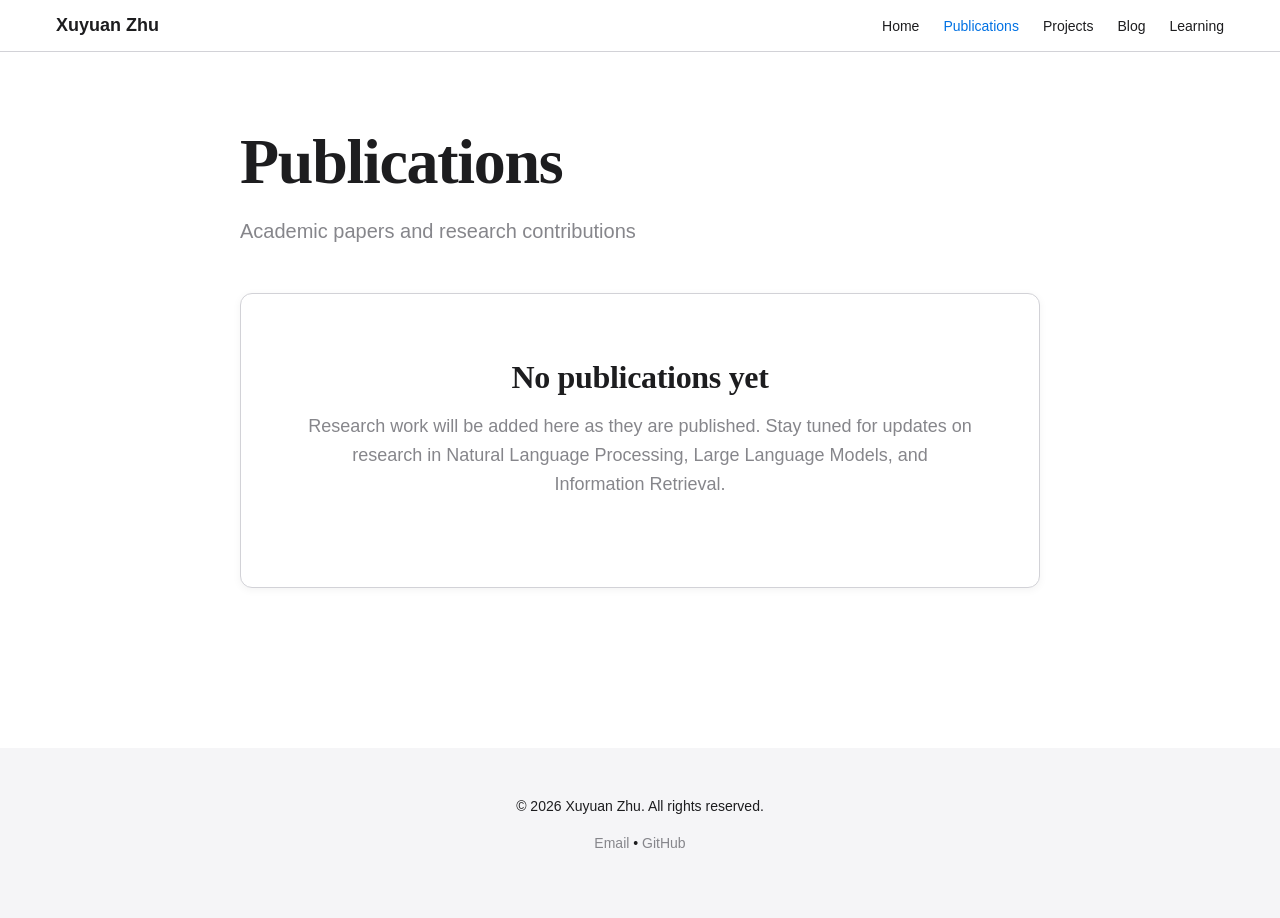
<file: publications.html>
<!DOCTYPE html>
<html lang="en">
<head>
  <meta charset="utf-8" />
  <meta name="viewport" content="width=device-width, initial-scale=1" />
  <title>Publications - Xuyuan Zhu</title>
  <meta name="description" content="Academic publications by Xuyuan Zhu" />

  <style>
    :root {
      --color-primary: #1d1d1f;
      --color-secondary: #86868b;
      --color-accent: #0071e3;
      --color-background: #ffffff;
      --color-subtle: #f5f5f7;
      --color-border: #d2d2d7;

      --font-display: -apple-system, BlinkMacSystemFont, 'SF Pro Display', 'Segoe UI', Roboto, sans-serif;
      --font-heading: 'Tiempos Text', 'Crimson Pro', Georgia, serif;
      --font-body: -apple-system, BlinkMacSystemFont, 'SF Pro Text', 'Segoe UI', Roboto, sans-serif;

      --space-xs: 4px;
      --space-sm: 8px;
      --space-md: 12px;
      --space-lg: 16px;
      --space-xl: 24px;
      --space-2xl: 32px;
      --space-3xl: 48px;
      --space-4xl: 64px;
      --space-5xl: 96px;

      --text-xs: 12px;
      --text-sm: 14px;
      --text-base: 16px;
      --text-lg: 18px;
      --text-xl: 20px;
      --text-2xl: 24px;
      --text-3xl: 32px;
      --text-4xl: 48px;
      --text-5xl: 64px;

      --max-width: 1200px;
      --content-width: 800px;
      --section-padding: var(--space-4xl);
    }

    * {
      margin: 0;
      padding: 0;
      box-sizing: border-box;
    }

    html {
      font-size: var(--text-base);
      scroll-behavior: smooth;
    }

    body {
      font-family: var(--font-body);
      color: var(--color-primary);
      background-color: var(--color-background);
      line-height: 1.5;
      -webkit-font-smoothing: antialiased;
      -moz-osx-font-smoothing: grayscale;
    }

    h1, h2, h3, h4, h5, h6 {
      font-family: var(--font-heading);
      font-weight: 600;
      line-height: 1.2;
      margin-bottom: var(--space-lg);
    }

    h1 {
      font-size: var(--text-5xl);
      letter-spacing: -0.02em;
    }

    h2 {
      font-size: var(--text-4xl);
      letter-spacing: -0.01em;
    }

    h3 {
      font-size: var(--text-3xl);
    }

    p {
      margin-bottom: var(--space-lg);
      color: var(--color-primary);
    }

    a {
      color: var(--color-accent);
      text-decoration: none;
      transition: color 0.2s ease;
    }

    a:hover {
      color: var(--color-primary);
      text-decoration: underline;
    }

    .container {
      max-width: var(--max-width);
      margin: 0 auto;
      padding: 0 var(--space-lg);
    }

    .content {
      max-width: var(--content-width);
      margin: 0 auto;
    }

    .section {
      padding: var(--section-padding) 0;
    }

    .navbar {
      position: fixed;
      top: 0;
      left: 0;
      right: 0;
      background: rgba(255, 255, 255, 0.8);
      backdrop-filter: blur(20px);
      border-bottom: 1px solid var(--color-border);
      z-index: 1000;
      transition: all 0.3s ease;
    }

    .navbar__content {
      display: flex;
      justify-content: space-between;
      align-items: center;
      padding: var(--space-md) 0;
      max-width: var(--max-width);
      margin: 0 auto;
      padding-left: var(--space-lg);
      padding-right: var(--space-lg);
    }

    .navbar__brand {
      font-size: var(--text-lg);
      font-weight: 600;
      color: var(--color-primary);
      text-decoration: none;
    }

    .navbar__nav {
      display: flex;
      list-style: none;
      gap: var(--space-xl);
      margin: 0;
      padding: 0;
    }

    .navbar__link {
      color: var(--color-primary);
      text-decoration: none;
      font-weight: 500;
      transition: color 0.2s ease;
      font-size: var(--text-sm);
    }

    .navbar__link:hover {
      color: var(--color-accent);
    }

    .navbar__link.active {
      color: var(--color-accent);
    }

    body {
      padding-top: 60px;
    }

    .page-title {
      font-size: var(--text-5xl);
      margin-bottom: var(--space-lg);
      font-weight: 600;
      letter-spacing: -0.02em;
    }

    .page-subtitle {
      font-size: var(--text-xl);
      color: var(--color-secondary);
      margin-bottom: var(--space-3xl);
      line-height: 1.4;
    }

    .empty-state {
      background: var(--color-background);
      border: 1px solid var(--color-border);
      border-radius: 12px;
      padding: var(--space-4xl);
      text-align: center;
      box-shadow: 0 2px 8px rgba(0, 0, 0, 0.05);
    }

    .empty-state h2 {
      font-size: var(--text-3xl);
      margin-bottom: var(--space-lg);
      font-weight: 600;
    }

    .empty-state p {
      color: var(--color-secondary);
      margin-bottom: var(--space-xl);
      font-size: var(--text-lg);
      line-height: 1.6;
    }

    .footer {
      background: var(--color-subtle);
      padding: var(--space-3xl) 0;
      margin-top: var(--space-5xl);
      text-align: center;
    }

    .footer__content {
      color: var(--color-secondary);
      font-size: var(--text-sm);
    }

    @media (max-width: 768px) {
      :root {
        --section-padding: var(--space-2xl);
        --text-5xl: 48px;
        --text-4xl: 36px;
        --text-3xl: 28px;
      }

      .navbar__nav {
        gap: var(--space-lg);
      }
    }
  </style>
</head>
<body>
  <!-- Navigation -->
  <nav class="navbar">
    <div class="navbar__content">
      <a href="index.html" class="navbar__brand">Xuyuan Zhu</a>
      <ul class="navbar__nav">
        <li><a href="index.html" class="navbar__link">Home</a></li>
        <li><a href="publications.html" class="navbar__link active">Publications</a></li>
        <li><a href="projects.html" class="navbar__link">Projects</a></li>
        <li><a href="blog.html" class="navbar__link">Blog</a></li>
        <li><a href="learning.html" class="navbar__link">Learning</a></li>
      </ul>
    </div>
  </nav>

  <div class="section">
    <div class="container">
      <div class="content">
        <h1 class="page-title">Publications</h1>
        <p class="page-subtitle">Academic papers and research contributions</p>

        <div class="empty-state">
          <h2>No publications yet</h2>
          <p>Research work will be added here as they are published. Stay tuned for updates on research in Natural Language Processing, Large Language Models, and Information Retrieval.</p>
        </div>
      </div>
    </div>
  </div>

  <footer class="footer">
    <div class="container">
      <div class="footer__content">
        <p>&copy; 2024 Xuyuan Zhu. All rights reserved.</p>
        <p style="margin-top: var(--space-md);">
          <a href="mailto:zhuxuyuan22@mails.ucas.ac.cn" style="color: var(--color-secondary);">Email</a> •
          <a href="https://github.com/56dd" target="_blank" rel="noopener noreferrer" style="color: var(--color-secondary);">GitHub</a>
        </p>
      </div>
    </div>
  </footer>

  <script src="js/main.js"></script>
</body>
</html>
</file>
